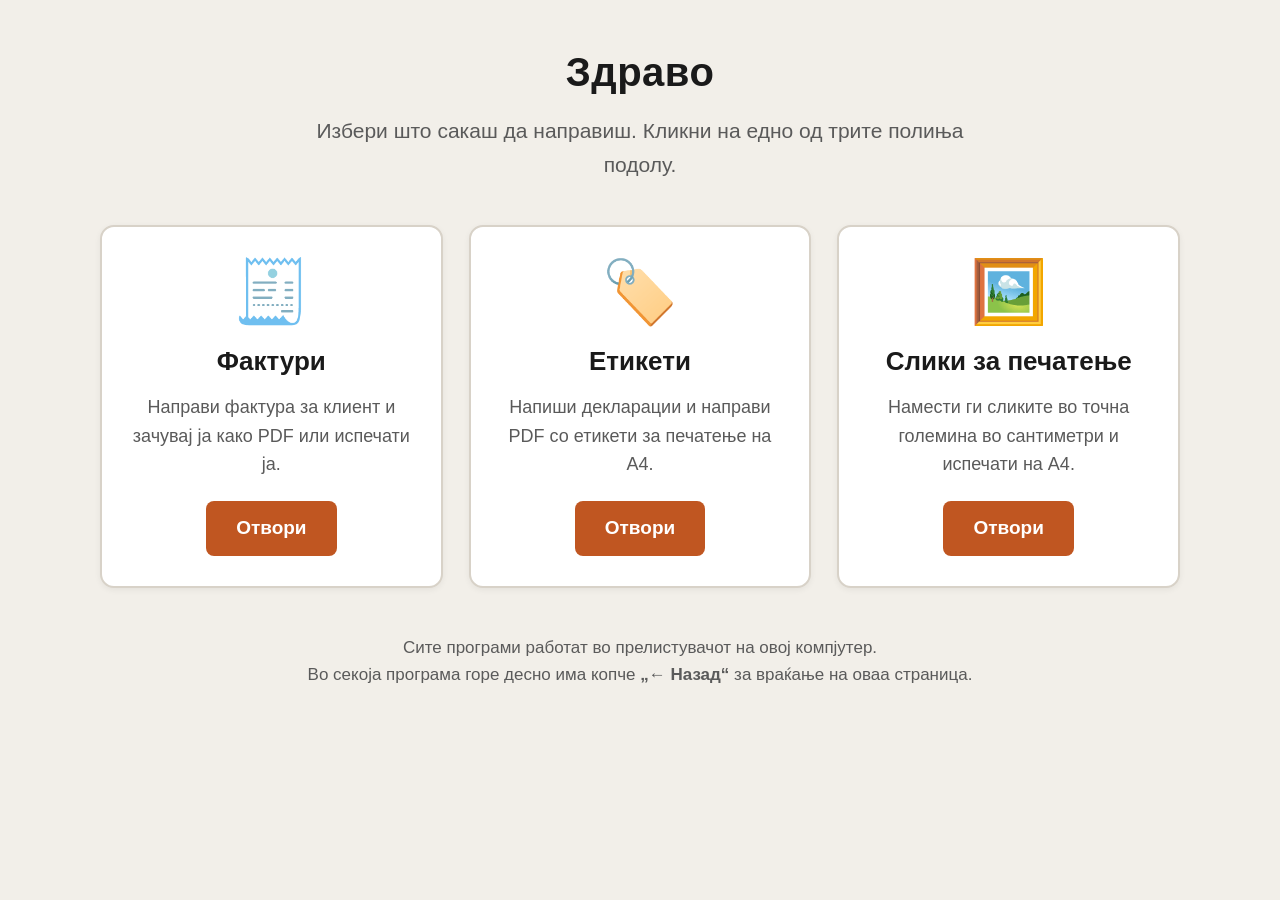
<file: index.html>
<!DOCTYPE html>
<html lang="mk">
<head>
<meta charset="utf-8">
<meta name="viewport" content="width=device-width, initial-scale=1">
<title>Програми</title>
<link rel="icon" href="data:image/svg+xml,<svg xmlns='http://www.w3.org/2000/svg' viewBox='0 0 100 100'><text y='.9em' font-size='90'>🗂️</text></svg>">
<style>
  * { margin: 0; padding: 0; box-sizing: border-box; }

  :root {
    --tekst: #1a1a1a;
    --sivo: #5a5a5a;
    --portokal: #c05621;
    --pozadina: #f2efe9;
    --karta: #ffffff;
    --ramka: #d8d2c8;
  }

  body {
    font-family: "Segoe UI", Tahoma, Arial, sans-serif;
    background: var(--pozadina);
    color: var(--tekst);
    font-size: 19px;
    line-height: 1.6;
    padding: 40px 20px 60px;
    display: flex;
    flex-direction: column;
    align-items: center;
  }

  header {
    text-align: center;
    margin-bottom: 44px;
    max-width: 720px;
  }

  header h1 {
    font-size: 40px;
    font-weight: 700;
    letter-spacing: 0.5px;
    margin-bottom: 10px;
  }

  header p {
    font-size: 21px;
    color: var(--sivo);
  }

  .karti {
    display: grid;
    grid-template-columns: repeat(auto-fit, minmax(300px, 1fr));
    gap: 26px;
    width: 100%;
    max-width: 1080px;
  }

  a.karta {
    display: block;
    background: var(--karta);
    border: 2px solid var(--ramka);
    border-radius: 14px;
    padding: 34px 30px 30px;
    text-decoration: none;
    color: inherit;
    text-align: center;
    box-shadow: 0 2px 6px rgba(0,0,0,0.06);
    transition: border-color .15s, box-shadow .15s, transform .15s;
  }

  a.karta:hover,
  a.karta:focus-visible {
    border-color: var(--portokal);
    box-shadow: 0 6px 18px rgba(0,0,0,0.13);
    transform: translateY(-3px);
    outline: none;
  }

  .ikona {
    font-size: 62px;
    line-height: 1;
    margin-bottom: 18px;
  }

  a.karta h2 {
    font-size: 26px;
    font-weight: 700;
    margin-bottom: 10px;
  }

  a.karta p {
    font-size: 18px;
    color: var(--sivo);
    margin-bottom: 22px;
  }

  .kopce {
    display: inline-block;
    background: var(--portokal);
    color: #fff;
    font-size: 19px;
    font-weight: 600;
    padding: 12px 30px;
    border-radius: 8px;
  }

  footer {
    margin-top: 46px;
    max-width: 720px;
    text-align: center;
    font-size: 17px;
    color: var(--sivo);
  }

  @media (max-width: 640px) {
    body { padding: 26px 14px 44px; }
    header h1 { font-size: 31px; }
    header p { font-size: 19px; }
    .karti { gap: 18px; }
  }
</style>
</head>
<body>

<header>
  <h1>Здраво</h1>
  <p>Избери што сакаш да направиш. Кликни на едно од трите полиња подолу.</p>
</header>

<div class="karti">

  <a class="karta" href="fakturi/index.html">
    <div class="ikona">🧾</div>
    <h2>Фактури</h2>
    <p>Направи фактура за клиент и зачувај ја како PDF или испечати ја.</p>
    <span class="kopce">Отвори</span>
  </a>

  <a class="karta" href="etiketi/index.html">
    <div class="ikona">🏷️</div>
    <h2>Етикети</h2>
    <p>Напиши декларации и направи PDF со етикети за печатење на А4.</p>
    <span class="kopce">Отвори</span>
  </a>

  <a class="karta" href="sliki/index.html">
    <div class="ikona">🖼️</div>
    <h2>Слики за печатење</h2>
    <p>Намести ги сликите во точна големина во сантиметри и испечати на А4.</p>
    <span class="kopce">Отвори</span>
  </a>

</div>

<footer>
  Сите програми работат во прелистувачот на овој компјутер.<br>
  Во секоја програма горе десно има копче <strong>„← Назад“</strong> за враќање на оваа страница.
</footer>

</body>
</html>
</file>
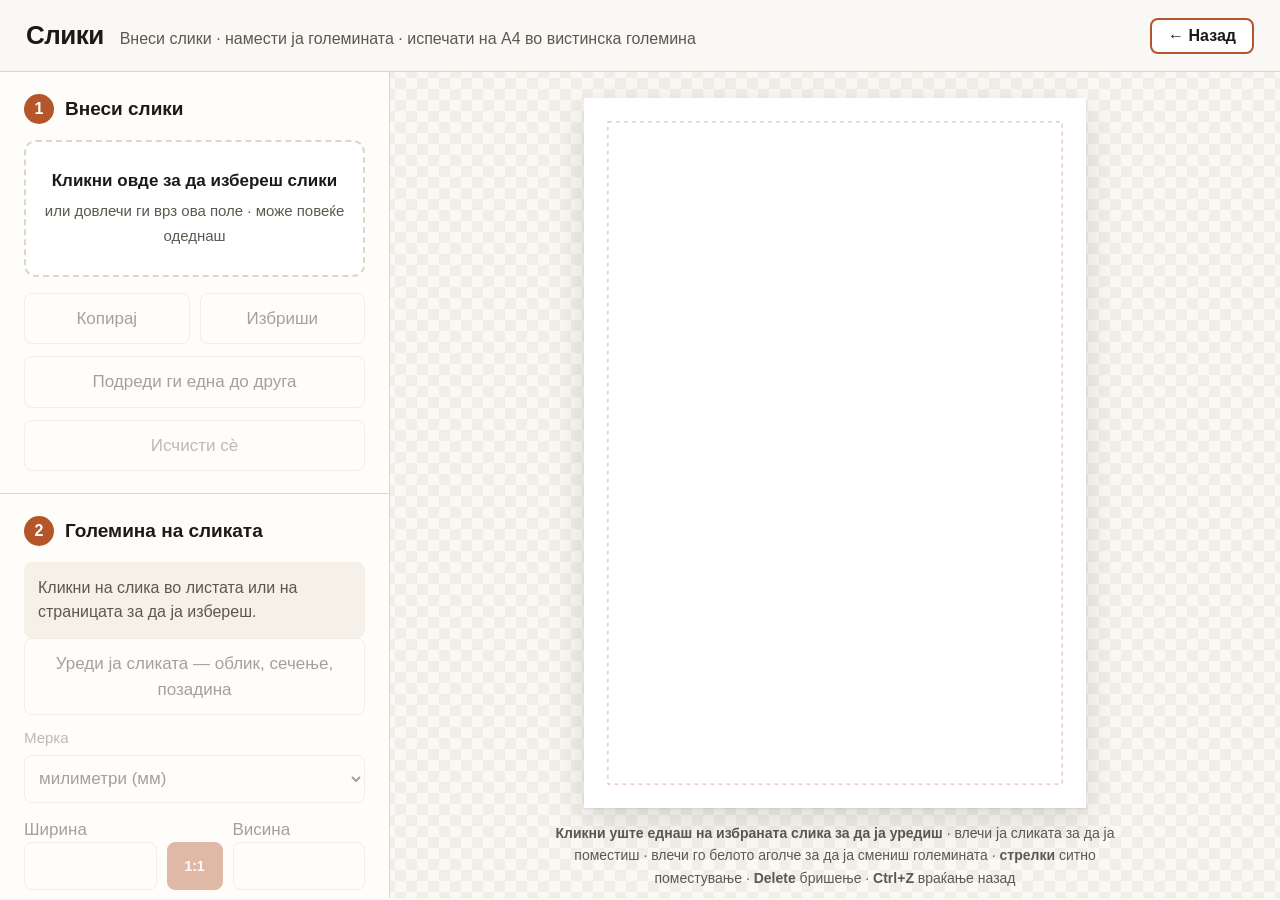
<file: sliki/index.html>
<!DOCTYPE html>
<html lang="mk">
<head>
<meta charset="utf-8">
<meta name="viewport" content="width=device-width, initial-scale=1">
<title>Подготовка на слики за печатење на А4</title>
<link rel="stylesheet" href="style.css">
</head>
<body>

<header class="topbar">
  <h1>Слики</h1>
  <p class="tag">Внеси слики · намести ја големината · испечати на А4 во вистинска големина</p>
  <!-- враќање на почетната страница -->
  <a class="paci-nazad" href="../index.html">← Назад</a>
</header>

<main class="layout">

  <!-- ─────────── контроли ─────────── -->
  <aside class="panel">

    <!-- 1 ─────────────────────────────────────── -->
    <section class="block">
      <h2><b class="step">1</b> Внеси слики</h2>

      <div id="drop" class="drop" tabindex="0">
        <input type="file" id="file" accept="image/*" multiple hidden>
        <div class="drop-inner">
          <strong>Кликни овде за да избереш слики</strong>
          <span>или довлечи ги врз ова поле · може повеќе одеднаш</span>
        </div>
      </div>

      <ul id="list" class="thumbs"></ul>
      <p id="listHint" class="hint" hidden>
        Влечи ги сликичките за да го смениш редоследот. Последната оди најгоре кога се преклопуваат.
      </p>

      <div class="btnrow">
        <button id="dup" type="button" disabled>Копирај</button>
        <button id="del" type="button" disabled>Избриши</button>
      </div>
      <button id="arrange" type="button" disabled>Подреди ги една до друга</button>
      <button id="clear" type="button" class="ghost" disabled>Исчисти сѐ</button>
    </section>

    <!-- 2 ─────────────────────────────────────── -->
    <section class="block">
      <h2><b class="step">2</b> Големина на сликата</h2>

      <p id="selNone" class="hint big-hint">
        Кликни на слика во листата или на страницата за да ја избереш.
      </p>

      <div id="selCtl" class="off">
        <button id="edit" type="button">Уреди ја сликата — облик, сечење, позадина</button>

        <label class="row">
          <span>Мерка</span>
          <select id="unit">
            <option value="mm" selected>милиметри (мм)</option>
            <option value="cm">сантиметри (см)</option>
            <option value="in">инчи</option>
          </select>
        </label>

        <div class="row dims">
          <label><span>Ширина</span><input type="number" id="w" min="1" step="0.1"></label>
          <button id="lock" class="lock is-on" type="button"
                  title="Задржи ги пропорциите на сликата"
                  aria-label="Задржи ги пропорциите" aria-pressed="true">1:1</button>
          <label><span>Висина</span><input type="number" id="h" min="1" step="0.1"></label>
        </div>
        <p class="hint">Копчето <b>1:1</b> ги држи пропорциите за да не се искриви сликата.</p>

        <label class="row">
          <span>Готови големини</span>
          <select id="preset">
            <option value="">по мој избор…</option>
            <option value="35,45">Пасошка слика 35 × 45 мм</option>
            <option value="85.6,53.98">Картичка 85,6 × 54 мм</option>
            <option value="100,150">Слика 10 × 15 см</option>
            <option value="101.6,152.4">Слика 4 × 6 инчи</option>
            <option value="105,148">А6 105 × 148 мм</option>
            <option value="148,210">А5 148 × 210 мм</option>
            <option value="210,297">Цела А4 страница</option>
          </select>
        </label>

        <button id="center" type="button">Стави ја на средина</button>
        <button id="tile" type="button">Пополни ја страницата со неа</button>

        <p id="outInfo" class="hint">—</p>
      </div>
    </section>

    <!-- 3 ─────────────────────────────────────── -->
    <section class="block">
      <h2><b class="step">3</b> Страница и печатење</h2>

      <label class="row">
        <span>Положба на хартијата</span>
        <select id="orient">
          <option value="portrait" selected>Исправено (210 × 297 мм)</option>
          <option value="landscape">Легнато (297 × 210 мм)</option>
        </select>
      </label>

      <label class="row">
        <span>Празен раб наоколу (мм)</span>
        <input type="number" id="margin" min="0" step="1" value="10">
      </label>

      <button id="print" class="primary" disabled>Печати на А4</button>

      <p class="callout">
        Во прозорецот за печатење постави <b>Размер (Scale) = 100%</b> или
        <b>Вистинска големина</b>. Ако остане на „Собери на страница / Fit to page“,
        сликите нема да излезат во точната големина.
      </p>

      <button id="dlSheet" disabled>Зачувај ја страницата како слика</button>
    </section>

    <!-- напредно ─────────────────────────────── -->
    <details class="block adv">
      <summary>Повеќе поставки</summary>

      <div class="advbody">
        <div class="row dims">
          <label><span>Од лево</span><input type="number" id="x" step="0.1"></label>
          <label><span>Од горе</span><input type="number" id="y" step="0.1"></label>
        </div>

        <label class="row">
          <span>Како да ја исполни големината</span>
          <select id="fit">
            <option value="contain" selected>Цела слика, со празнина околу</option>
            <option value="cover">Пополнува сѐ, сече од рабовите</option>
            <option value="stretch">Развлечи (сликата се искривува)</option>
          </select>
        </label>

        <label class="row">
          <span>Боја на празнината</span>
          <span class="inline">
            <input type="color" id="bg" value="#ffffff">
            <label class="chk"><input type="checkbox" id="bgNone"> проѕирно</label>
          </span>
        </label>

        <label class="row">
          <span>Растојание меѓу сликите (мм)</span>
          <input type="number" id="gap" min="0" step="1" value="4">
        </label>

        <label class="row">
          <span>Квалитет на печатење</span>
          <select id="dpi">
            <option value="150">Послаб — најбрзо (150 DPI)</option>
            <option value="300">Нормален — побрзо (300 DPI)</option>
            <option value="600" selected>Најдобар (600 DPI)</option>
          </select>
        </label>

        <label class="chk"><input type="checkbox" id="marks" checked> ознаки за сечење</label>
        <label class="chk"><input type="checkbox" id="guides" checked> покажи го работ (само на екран)</label>

        <div class="btnrow">
          <button id="dlImg" type="button" disabled>Зачувај ја избраната слика</button>
          <select id="format">
            <option value="png" selected>PNG</option>
            <option value="jpeg">JPEG</option>
          </select>
        </div>
      </div>
    </details>

  </aside>

  <!-- ─────────── страница ─────────── -->
  <section class="stage">
    <div class="stage-inner">
      <div class="paper-wrap">
        <canvas id="preview" class="paper"></canvas>
        <button id="editFab" class="fab" type="button" hidden>Уреди ја сликата</button>
      </div>
      <p class="keys">
        <b>Кликни уште еднаш на избраната слика за да ја уредиш</b> ·
        влечи ја сликата за да ја поместиш · влечи го белото аголче за да ја смениш големината ·
        <b>стрелки</b> ситно поместување · <b>Delete</b> бришење · <b>Ctrl+Z</b> враќање назад
      </p>
      <p id="warn" class="warn" hidden></p>
    </div>
  </section>

</main>

<!-- ─────────── уредување на една слика (цел екран) ─────────── -->
<dialog id="editor" class="editor" aria-labelledby="edTitle">
  <div id="edStage" class="ed-stage">
    <canvas id="edView" class="ed-view"></canvas>
  </div>

  <div class="ed-side">
    <div class="ed-tools">
      <h2 id="edTitle">Уреди ја сликата</h2>

      <section class="ed-group">
        <h3>Облик и сечење</h3>
        <p class="hint">Избери облик, па влечи ги белите агли врз сликата. Останува само она што е во светлиот дел.</p>
        <!-- копчињата ги прави app.js од листата SHAPES -->
        <div id="edShapes" class="ed-shapes"></div>
      </section>

      <section class="ed-group">
        <h3>Позадина</h3>
        <button id="edBg" type="button" aria-pressed="false">Тргни ја позадината</button>
        <div id="edBgCtl" class="ed-slide" hidden>
          <label for="edT">Колку да се тргне</label>
          <button type="button" data-for="edT" data-d="-5">Помалку</button>
          <input type="range" id="edT" min="5" max="100" value="30">
          <button type="button" data-for="edT" data-d="5">Повеќе</button>
        </div>
        <p class="hint">Најдобро работи кога позадината е рамна и во една боја (ѕид, хартија). На хартија тргнатиот дел излегува бел.</p>
      </section>

      <section class="ed-group">
        <h3>Боја врз сликата</h3>
        <!-- копчињата ги прави app.js од листата TINTS -->
        <div id="edTints" class="ed-tints"></div>
        <div id="edTintCtl" class="ed-slide" hidden>
          <label for="edTA">Колку јака да е бојата</label>
          <button type="button" data-for="edTA" data-d="-10">Посветла</button>
          <input type="range" id="edTA" min="10" max="100" value="50">
          <button type="button" data-for="edTA" data-d="10">Потемна</button>
        </div>
      </section>

      <section class="ed-group">
        <h3>Четка</h3>
        <button id="edBrush" type="button" aria-pressed="false">Цртај врз сликата</button>
        <div id="edBrushCtl" hidden>
          <p class="hint">Притисни и влечи врз сликата за да црташ. Додека цртањето е вклучено, рамката за сечење не се мрда.</p>
          <div id="edBrushShapes" class="ed-shapes"></div>
          <div id="edBrushColors" class="ed-tints"></div>
          <div class="ed-slide">
            <label for="edBS">Големина на четката</label>
            <button type="button" data-for="edBS" data-d="-10">Помала</button>
            <input type="range" id="edBS" min="1" max="100" value="25">
            <button type="button" data-for="edBS" data-d="10">Поголема</button>
          </div>
          <button id="edBrushUndo" type="button">Избриши го последното цртање</button>
        </div>
      </section>

      <section class="ed-group">
        <h3>Сврти</h3>
        <div class="btnrow">
          <button id="edLeft" type="button">↺ Налево</button>
          <button id="edRight" type="button">↻ Надесно</button>
        </div>
        <button id="edFlip" type="button">⇆ Огледало</button>
      </section>

      <section class="ed-group">
        <h3>Светлина и боја</h3>
        <button id="edAuto" type="button">Поправи автоматски</button>

        <div class="ed-slide">
          <label for="edB">Светлина</label>
          <button type="button" data-for="edB" data-d="-10">Потемно</button>
          <input type="range" id="edB" min="-100" max="100" value="0">
          <button type="button" data-for="edB" data-d="10">Посветло</button>
        </div>
        <div class="ed-slide">
          <label for="edC">Острина на боите (контраст)</label>
          <button type="button" data-for="edC" data-d="-10">Помеко</button>
          <input type="range" id="edC" min="-100" max="100" value="0">
          <button type="button" data-for="edC" data-d="10">Појако</button>
        </div>
        <div class="ed-slide">
          <label for="edS">Боја</label>
          <button type="button" data-for="edS" data-d="-100">Црно-бело</button>
          <input type="range" id="edS" min="-100" max="100" value="0">
          <button type="button" data-for="edS" data-d="10">Пошарено</button>
        </div>
      </section>

      <button id="edReset" type="button" class="ghost">Врати ја како што беше на почеток</button>
    </div>

    <div class="ed-foot">
      <button id="edCancel" type="button">Откажи</button>
      <button id="edDone" type="button" class="primary">Готово</button>
    </div>
  </div>
</dialog>

<!-- ова се печати; на екран е скриено -->
<div id="printArea"><img id="printImg" alt=""></div>
<style id="pageStyle">@page { size: A4 portrait; margin: 0; }</style>

<script src="app.js"></script>
</body>
</html>
</file>
<file: sliki/style.css>
:root{
  --paper:#faf8f4;
  --ink:#1c1a17;
  --muted:#5d584f;
  --line:#ddd7cb;
  --accent:#b4552a;
  --panel:#fffdfa;
}

*{box-sizing:border-box}
html,body{height:100%}

body{
  margin:0;
  background:var(--paper);
  color:var(--ink);
  /* large by default: this is meant to be readable without squinting */
  font:17px/1.5 ui-sans-serif,-apple-system,"Segoe UI",Roboto,"Noto Sans",sans-serif;
  -webkit-font-smoothing:antialiased;
}

/* ── header ── */
.topbar{
  padding:16px 26px;
  border-bottom:1px solid var(--line);
  display:flex;align-items:baseline;gap:16px;flex-wrap:wrap;
}
.topbar h1{margin:0;font-size:26px;font-weight:700;letter-spacing:-.02em}
.tag{margin:0;color:var(--muted);font-size:16px}

/* ── layout ── */
.layout{
  display:grid;
  grid-template-columns:390px 1fr;
  height:calc(100% - 74px);
}
@media (max-width:920px){
  .layout{grid-template-columns:1fr;height:auto}
  .stage{min-height:60vh}
}

/* ── panel ── */
.panel{
  border-right:1px solid var(--line);
  background:var(--panel);
  overflow-y:auto;
  padding-bottom:48px;
}
.block{
  padding:22px 24px;
  border-bottom:1px solid var(--line);
}
.block h2{
  margin:0 0 16px;
  font-size:19px;font-weight:700;
  display:flex;align-items:center;gap:11px;
}
.step{
  flex:none;
  width:30px;height:30px;border-radius:50%;
  background:var(--accent);color:#fff;
  font-size:16px;font-weight:700;
  display:flex;align-items:center;justify-content:center;
}

.row{display:block;margin-bottom:14px}
.row>span{display:block;font-size:15px;color:var(--muted);margin-bottom:5px}
.row.dims{display:flex;gap:10px;align-items:flex-end}
.row.dims label{flex:1;margin:0}
.inline{display:flex;align-items:center;gap:12px}

input[type=number],select,input[type=color]{
  width:100%;
  font:inherit;font-size:17px;
  color:var(--ink);
  background:#fff;
  border:1.5px solid var(--line);
  border-radius:8px;
  padding:10px 10px;
  min-height:48px;
}
input[type=color]{padding:3px;height:48px;width:56px;flex:none;cursor:pointer}
input:focus,select:focus,button:focus-visible,summary:focus-visible{
  outline:3px solid var(--accent);outline-offset:1px;
}

.chk{
  display:flex;align-items:center;gap:10px;
  font-size:16px;color:var(--ink);cursor:pointer;
  padding:6px 0;
}
.chk input{accent-color:var(--accent);width:22px;height:22px;flex:none}

button{
  font:inherit;font-size:17px;
  border:1.5px solid var(--line);
  background:#fff;color:var(--ink);
  border-radius:8px;
  padding:12px 14px;
  min-height:50px;
  cursor:pointer;
  width:100%;
}
button:hover:not(:disabled){border-color:var(--accent);color:var(--accent)}
button:disabled{opacity:.4;cursor:not-allowed}

button.primary{
  background:var(--accent);border-color:var(--accent);color:#fff;
  font-weight:700;font-size:19px;min-height:60px;
}
button.primary:hover:not(:disabled){filter:brightness(1.08);color:#fff}
button.ghost{color:var(--muted)}

.btnrow{display:flex;gap:10px;margin-bottom:12px}
.btnrow select{flex:0 0 108px;width:auto}

.lock{
  flex:none;align-self:flex-end;
  width:56px;min-height:48px;height:48px;
  padding:0;font-size:14px;font-weight:700;color:var(--muted);
}
.lock.is-on{background:var(--accent);border-color:var(--accent);color:#fff}
.lock.is-on:hover{color:#fff}

.hint{margin:10px 0 18px;font-size:15px;color:var(--muted)}
.hint:last-child{margin-bottom:0}
.big-hint{font-size:16px;background:#f5f1e8;border-radius:8px;padding:14px;margin:0}

/* stacked full-width buttons need breathing room between them */
.block>button,#selCtl>button{margin-bottom:12px}
.block>button:last-child,#selCtl>button:last-child{margin-bottom:0}

.callout{
  margin:14px 0;
  font-size:15px;line-height:1.5;
  background:#fdf3ea;border:1.5px solid #eccdb4;
  border-radius:8px;padding:13px 15px;
}

/* greyed-out until a photo is selected */
#selCtl.off{opacity:.4;pointer-events:none;user-select:none}

/* ── advanced ── */
.adv summary{
  cursor:pointer;
  font-size:17px;font-weight:600;
  padding:4px 0;
  list-style:none;
}
.adv summary::-webkit-details-marker{display:none}
.adv summary::before{content:"▸ ";color:var(--accent);font-weight:700}
.adv[open] summary::before{content:"▾ "}
.advbody{padding-top:18px}

/* ── dropzone ── */
.drop{
  border:2.5px dashed var(--line);
  border-radius:12px;
  padding:26px 14px;
  text-align:center;
  cursor:pointer;
  background:#fff;
  transition:border-color .15s,background .15s;
}
.drop:hover,.drop.over{border-color:var(--accent);background:#fff8f3}
.drop-inner strong{display:block;font-size:17px;font-weight:700;margin-bottom:4px}
.drop-inner span{font-size:15px;color:var(--muted)}

/* ── thumbnails ── */
.thumbs{
  display:flex;flex-wrap:wrap;gap:8px;
  margin:16px 0 0;padding:0;list-style:none;
}
.thumb{
  position:relative;
  width:58px;height:58px;
  border:2px solid var(--line);border-radius:8px;
  overflow:hidden;background:#fff;
  cursor:grab;touch-action:none;
}
.thumb canvas{width:100%;height:100%;display:block}
.thumb.sel{border-color:var(--accent);box-shadow:0 0 0 3px rgba(180,85,42,.22)}
.thumb.dragging{opacity:.45;cursor:grabbing}

/* ── stage ── */
.stage{
  overflow:auto;
  padding:26px;
  display:flex;justify-content:center;align-items:flex-start;
  background:repeating-conic-gradient(#f1eee7 0% 25%, var(--paper) 0% 50%) 50%/22px 22px;
}
.stage-inner{display:flex;flex-direction:column;align-items:center;gap:14px}
.paper{
  background:#fff;
  box-shadow:0 1px 2px rgba(0,0,0,.08),0 12px 34px rgba(0,0,0,.12);
  max-width:100%;height:auto;
  touch-action:none;
}
.paper-wrap{position:relative;max-width:100%;line-height:0}
/* sits on the page next to the selected photo, so the way into the editor is where the eyes are */
.fab{
  position:absolute;transform:translateX(-50%);
  width:auto;min-height:48px;padding:8px 18px;
  line-height:1.5;white-space:nowrap;font-weight:600;
  background:var(--accent);border-color:var(--accent);color:#fff;
  box-shadow:0 4px 14px rgba(90,43,21,.3);
}
.fab:hover:not(:disabled){color:#fff;filter:brightness(1.08)}

/* ── editor ── */
.editor{
  width:100vw;height:100dvh;max-width:none;max-height:none;
  margin:0;padding:0;border:0;
  background:var(--panel);color:var(--ink);
  grid-template-columns:1fr 400px;
  grid-template-rows:minmax(0,1fr);
}
.editor[open]{display:grid}
/* dark and neutral, so brightness is judged against the photo and not the page */
.ed-stage{
  background:#26231f;
  display:grid;place-items:center;
  overflow:hidden;min-width:0;min-height:0;
}
.ed-view{display:block;touch-action:none}
.ed-side{display:flex;flex-direction:column;min-height:0;border-left:1px solid var(--line)}
.ed-tools{flex:1;overflow-y:auto;padding:20px 24px}
.ed-tools h2{margin:0;font-size:22px;font-weight:700}
.ed-group{padding:16px 0 8px;border-bottom:1px solid var(--line);margin-bottom:16px}
.ed-group h3{margin:0 0 12px;font-size:18px;font-weight:600}
.ed-group .hint{margin:0 0 12px}
.ed-group>button,#edBrushCtl>button{margin-bottom:10px}
[hidden]{display:none !important}

.ed-shapes{display:grid;grid-template-columns:repeat(3,1fr);gap:8px;margin-bottom:10px}
.ed-shapes button{
  display:flex;flex-direction:column;align-items:center;justify-content:center;gap:4px;
  min-height:88px;padding:8px 4px;
  font-size:14px;line-height:1.25;
}
.ed-shapes canvas{width:40px;height:40px}
/* thicker edge and bolder label, so the choice does not rest on colour alone */
.ed-shapes .is-on,#edBg[aria-pressed=true],#edBrush[aria-pressed=true]{
  border-color:var(--accent);box-shadow:inset 0 0 0 1.5px var(--accent);
  background:#fdf3ea;font-weight:600;
}

.ed-tints{display:flex;flex-wrap:wrap;gap:10px;margin-bottom:12px}
.ed-tints button{width:48px;min-height:48px;height:48px;padding:0;border-radius:50%;border-color:rgba(28,26,23,.25)}
.ed-tints .none{width:auto;padding:0 16px;border-radius:8px;border-color:var(--line);font-size:15px}
/* a ring and a tick mark the chosen colour */
.ed-tints .is-on{outline:3px solid var(--ink);outline-offset:2px}
.ed-tints .is-on:not(.none)::after{content:"✓";color:#fff;font-weight:700;text-shadow:0 0 3px #1c1a17,0 0 3px #1c1a17}
.ed-tints .none.is-on{font-weight:600}

.ed-slide{
  display:grid;grid-template-columns:auto 1fr auto;
  gap:4px 10px;align-items:center;margin-bottom:12px;
}
.ed-slide label{grid-column:1/-1;font-size:15px;color:var(--muted)}
.ed-slide button{width:104px;font-size:15px;padding:8px 6px}
.ed-slide input[type=range]{
  -webkit-appearance:none;appearance:none;
  width:100%;height:48px;margin:0;
  background:transparent;border-radius:8px;cursor:pointer;
}
.ed-slide input[type=range]::-webkit-slider-runnable-track{height:8px;border-radius:4px;background:var(--line)}
.ed-slide input[type=range]::-moz-range-track{height:8px;border-radius:4px;background:var(--line)}
.ed-slide input[type=range]::-webkit-slider-thumb{
  -webkit-appearance:none;
  width:30px;height:30px;margin-top:-11px;border-radius:50%;
  background:var(--accent);border:3px solid #fff;box-shadow:0 0 0 1.5px var(--accent);
}
.ed-slide input[type=range]::-moz-range-thumb{
  width:24px;height:24px;border-radius:50%;
  background:var(--accent);border:3px solid #fff;box-shadow:0 0 0 1.5px var(--accent);
}

.ed-foot{display:flex;gap:10px;padding:14px 24px;border-top:1px solid var(--line)}
.ed-foot .primary{flex:1.6}

@media (max-width:920px){
  .editor{grid-template-columns:1fr;grid-template-rows:minmax(0,45dvh) minmax(0,1fr)}
  .ed-side{border-left:0}
}

.keys{
  margin:0;max-width:560px;text-align:center;
  font-size:14px;color:var(--muted);line-height:1.6;
}
.warn{
  margin:0;max-width:560px;text-align:center;
  font-size:15px;line-height:1.5;color:#7d3410;
  background:#fdece2;border:1.5px solid #f0c9b2;
  border-radius:8px;padding:12px 16px;
}

/* ── копче „Назад“ кон почетната страница, на десниот крај на лентата ── */
.paci-nazad{
  margin-left:auto; align-self:center;
  background:#fff; color:var(--ink); border:2px solid var(--accent);
  border-radius:8px; padding:8px 16px;
  font:600 16px/1 ui-sans-serif,-apple-system,"Segoe UI",Roboto,"Noto Sans",sans-serif;
  text-decoration:none; white-space:nowrap;
}
.paci-nazad:hover,.paci-nazad:focus{background:var(--accent);color:#fff;outline:none}

/* ── print ── */
#printArea{display:none}

@media print{
  body{background:#fff}
  body>*{display:none !important}
  #printArea{display:block !important;margin:0}
  #printImg{display:block;margin:0}
}
</file>
